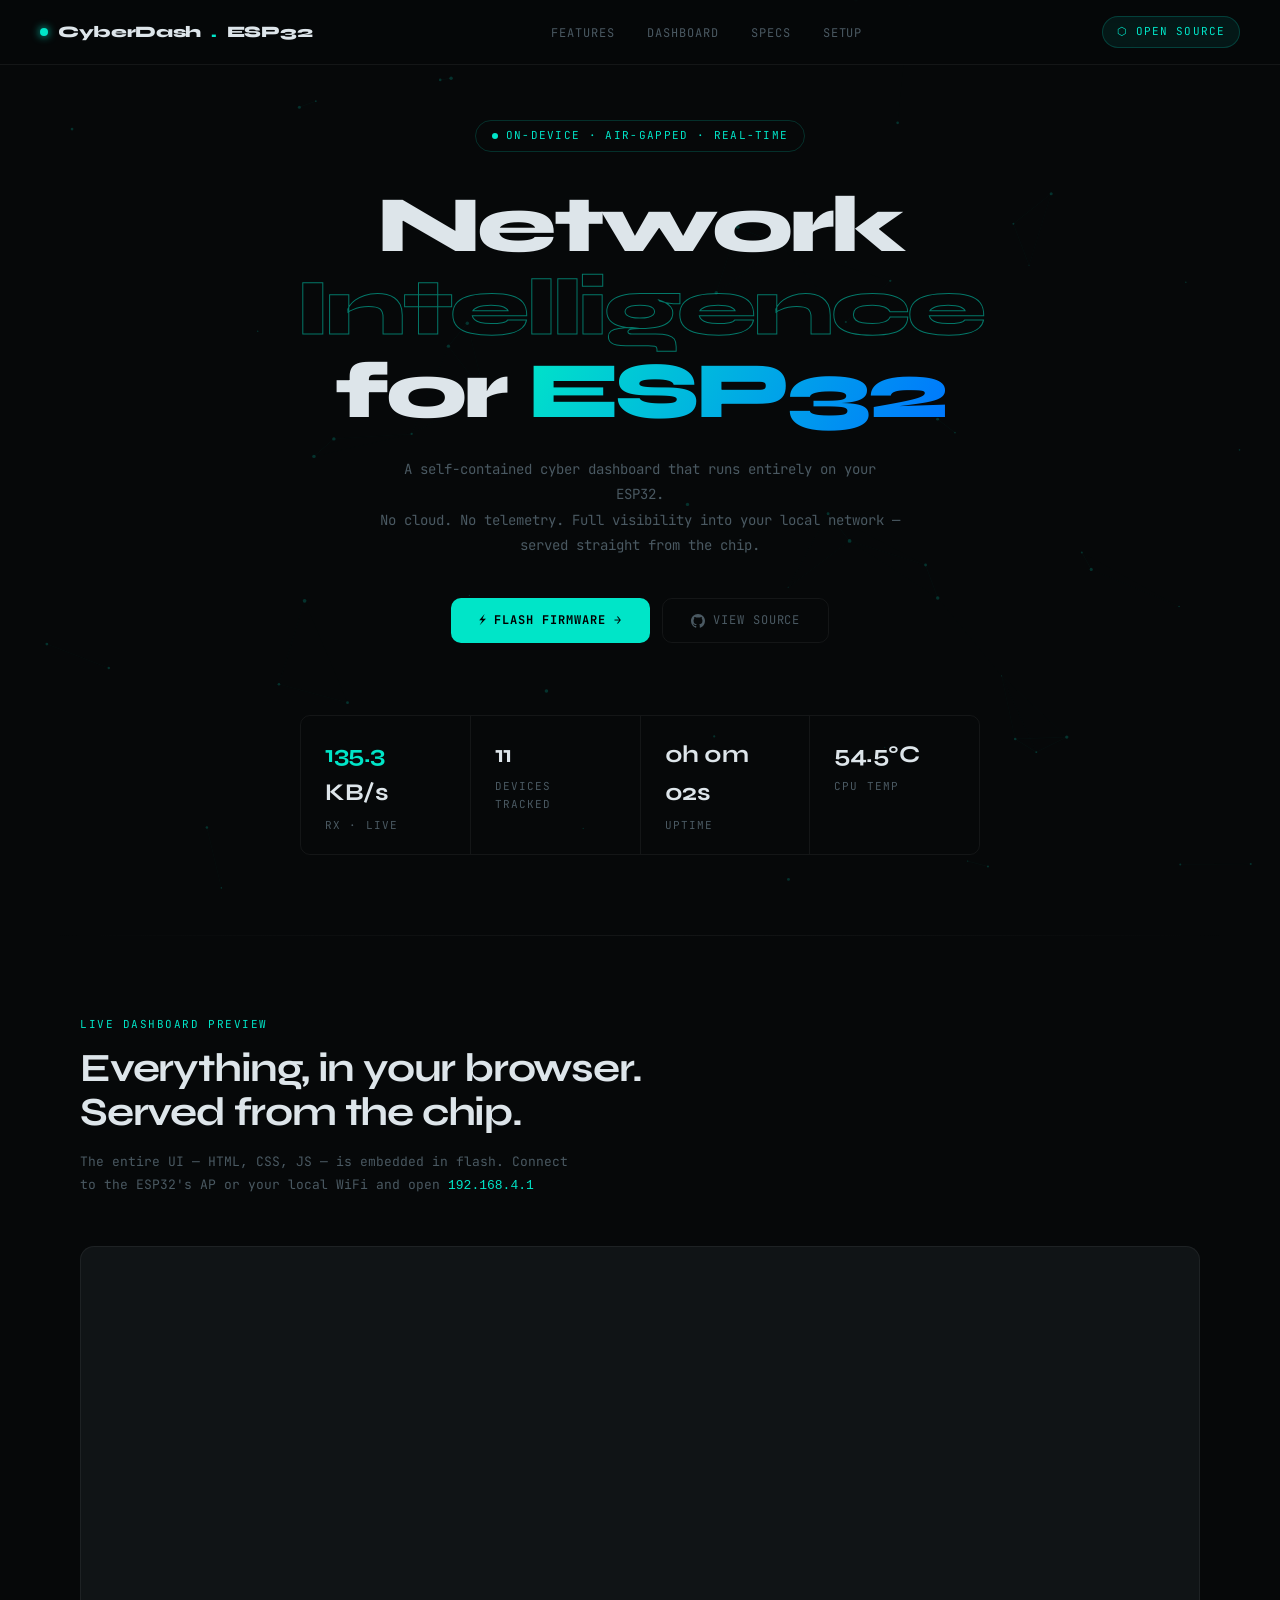
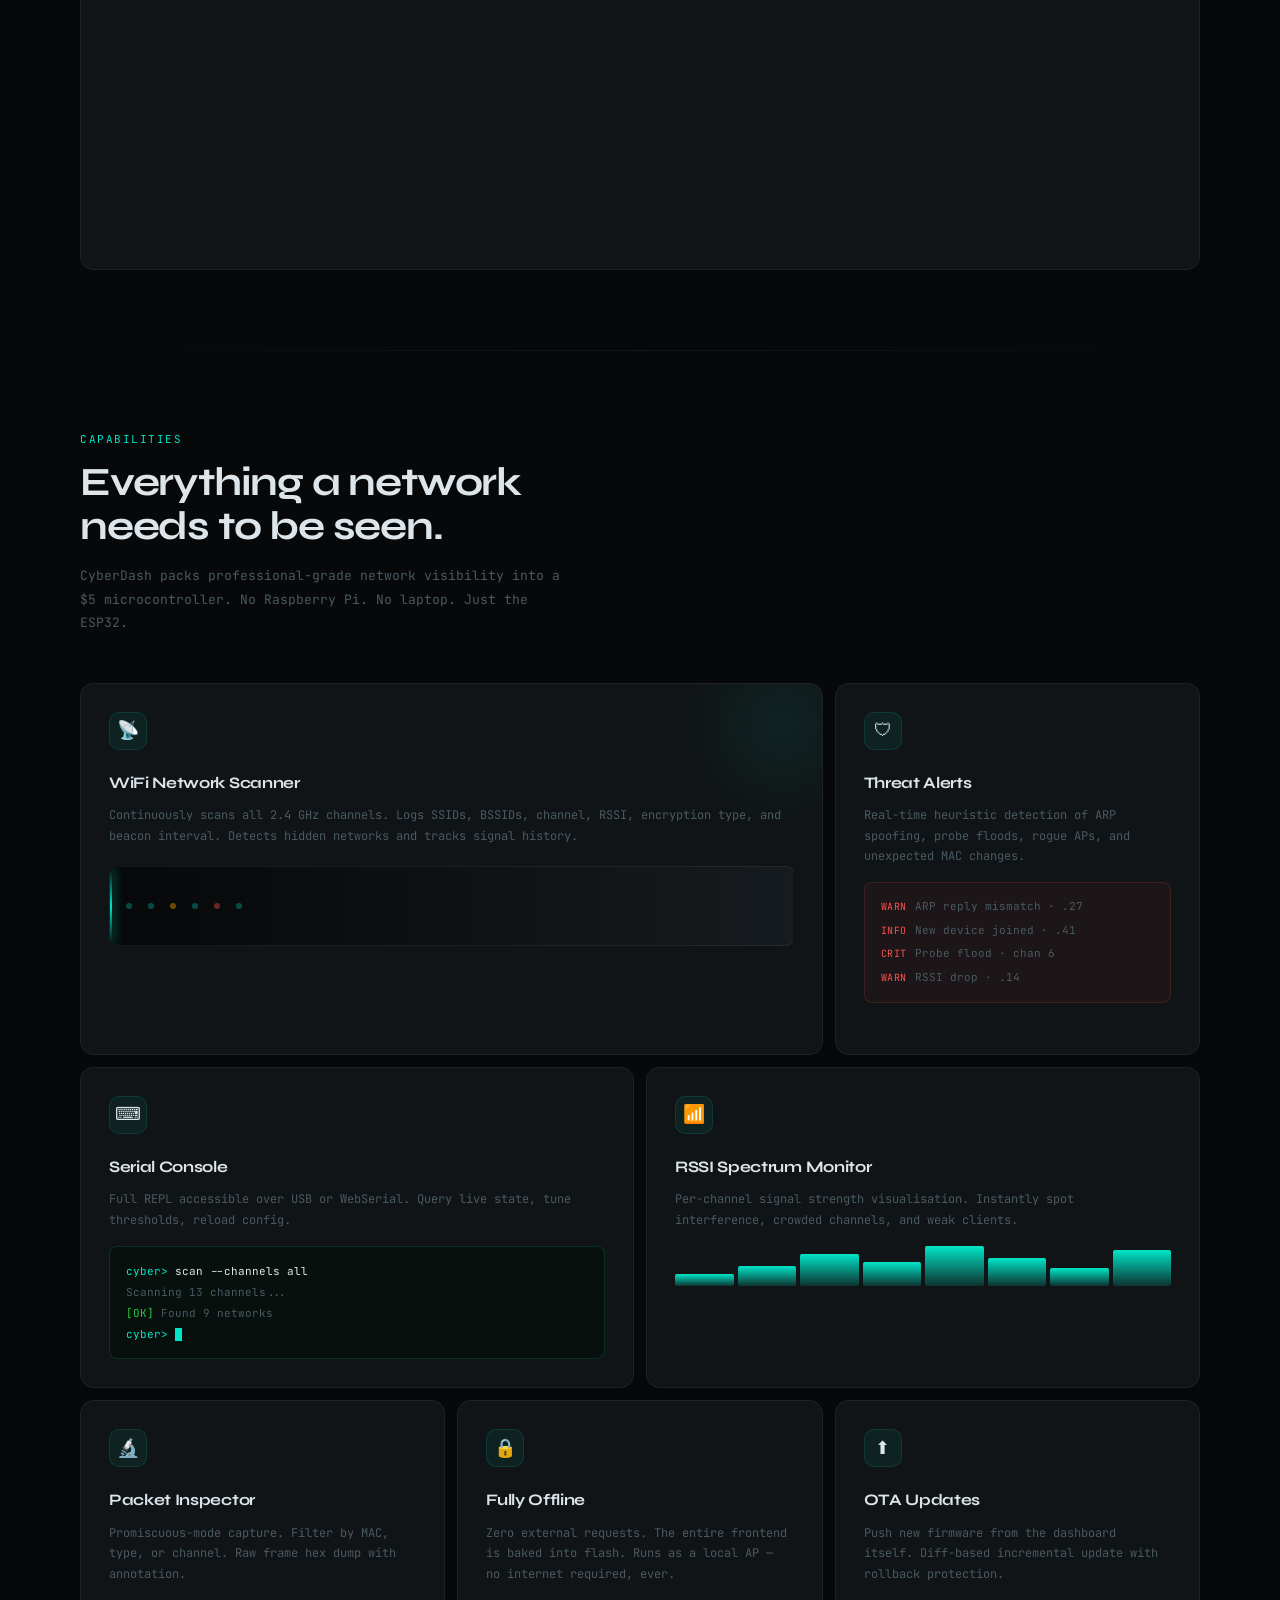
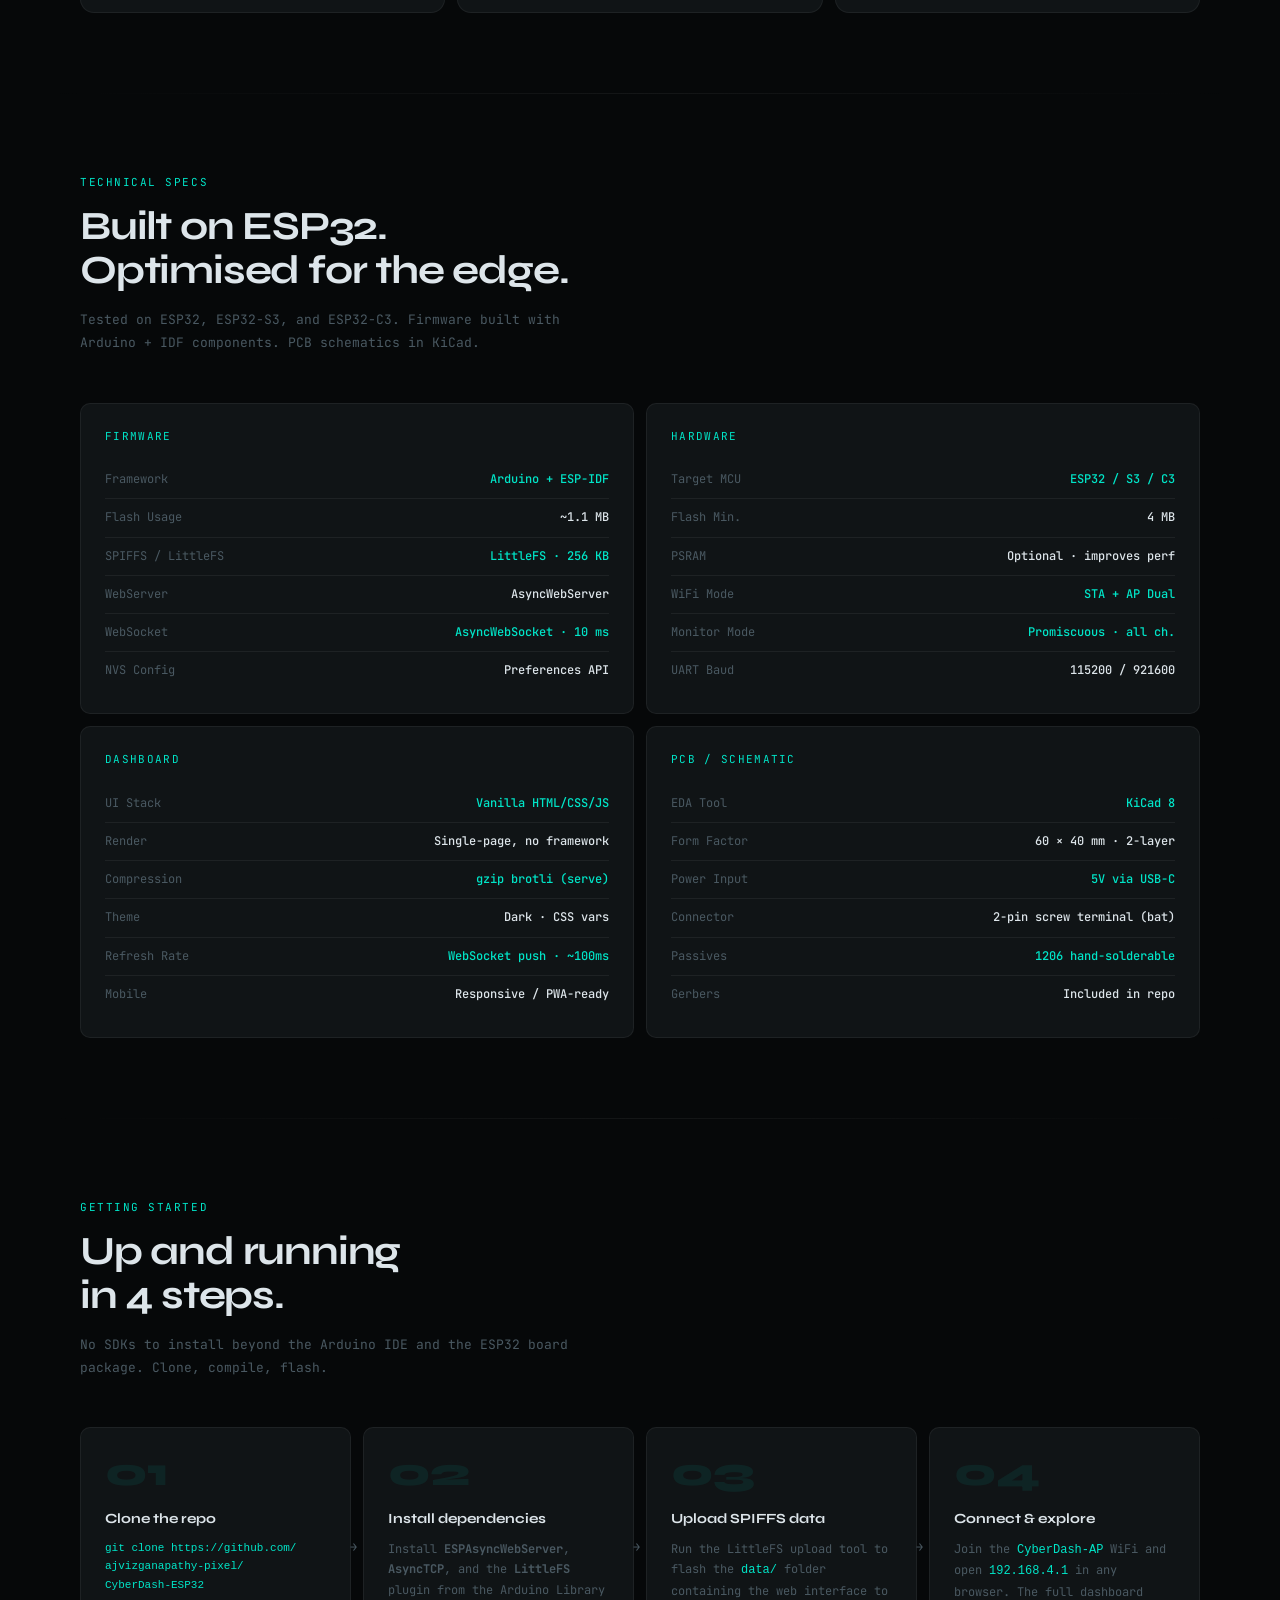
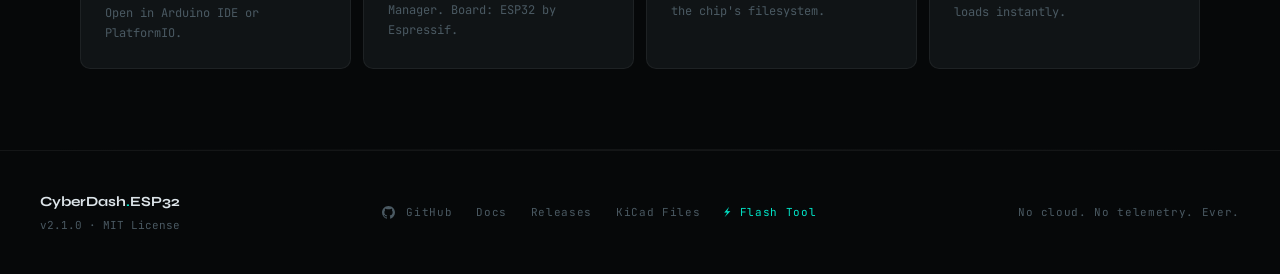
<file: index.html>
<!DOCTYPE html>
<html lang="en">
<head>
  <meta charset="UTF-8" />
  <meta name="viewport" content="width=device-width, initial-scale=1.0" />
  <title>CyberDash · ESP32 Network Intelligence</title>

  <!-- Fonts: JetBrains Mono (code/terminal) + Syne (display) -->
  <link rel="preconnect" href="https://fonts.googleapis.com" />
  <link rel="preconnect" href="https://fonts.gstatic.com" crossorigin />
  <link
    href="https://fonts.googleapis.com/css2?family=JetBrains+Mono:wght@300;400;500;700&family=Syne:wght@400;600;700;800&display=swap"
    rel="stylesheet"
  />

  <style>
    /* ─────────────────────────────────────────
       DESIGN TOKENS  (Graphify Labs reference)
       · Deep void background
       · Cool-toned node graph accent: #00e5c8  (teal-cyan)
       · Warm-alert accent:            #ff5151
       · Surface with subtle borders
       · Mono stack for data, Syne for display
    ───────────────────────────────────────── */
    :root {
      --bg:         #060809;
      --bg2:        #0c0f11;
      --surface:    #101416;
      --surface2:   #161b1f;
      --border:     rgba(255,255,255,.06);
      --border-h:   rgba(0,229,200,.18);
      --text:       #dde5ea;
      --muted:      #4a5962;
      --accent:     #00e5c8;
      --accent2:    #0075ff;
      --danger:     #ff5151;
      --warn:       #ffaa00;
      --r:          10px;
      --font-mono:  'JetBrains Mono', monospace;
      --font-disp:  'Syne', sans-serif;
    }

    *, *::before, *::after { margin: 0; padding: 0; box-sizing: border-box; }

    html { scroll-behavior: smooth; }

    body {
      background: var(--bg);
      color: var(--text);
      font-family: var(--font-mono);
      font-size: 14px;
      line-height: 1.6;
      overflow-x: hidden;
    }

    /* ── SCROLLBAR ───────────────────────── */
    ::-webkit-scrollbar { width: 4px; }
    ::-webkit-scrollbar-track { background: var(--bg); }
    ::-webkit-scrollbar-thumb { background: var(--muted); border-radius: 4px; }

    /* ── SELECTION ───────────────────────── */
    ::selection { background: rgba(0,229,200,.2); }

    /* ════════════════════════════════════════
       NAV
    ════════════════════════════════════════ */
    nav {
      position: fixed; top: 0; left: 0; right: 0; z-index: 100;
      display: flex; align-items: center; justify-content: space-between;
      padding: 16px 40px;
      background: rgba(6,8,9,.85);
      backdrop-filter: blur(16px);
      border-bottom: 1px solid var(--border);
    }

    .nav-logo {
      display: flex; align-items: center; gap: 10px;
      font-family: var(--font-disp); font-weight: 800; font-size: 16px;
      letter-spacing: -.02em; color: var(--text); text-decoration: none;
    }
    .nav-logo-dot {
      width: 8px; height: 8px; border-radius: 50%;
      background: var(--accent);
      box-shadow: 0 0 8px var(--accent);
      animation: blink 2s ease infinite;
    }
    @keyframes blink {
      0%,100% { opacity: 1; } 50% { opacity: .3; }
    }

    .nav-links {
      display: flex; align-items: center; gap: 32px;
      list-style: none;
    }
    .nav-links a {
      color: var(--muted); text-decoration: none; font-size: 12px;
      letter-spacing: .08em; text-transform: uppercase;
      transition: color .2s;
    }
    .nav-links a:hover { color: var(--accent); }

    .nav-badge {
      background: rgba(0,229,200,.08); border: 1px solid rgba(0,229,200,.2);
      color: var(--accent); font-size: 11px; letter-spacing: .1em;
      text-transform: uppercase; padding: 6px 14px; border-radius: 20px;
      cursor: pointer; transition: background .2s;
    }
    .nav-badge:hover { background: rgba(0,229,200,.14); }

    /* ════════════════════════════════════════
       CANVAS — animated graph nodes
    ════════════════════════════════════════ */
    #graph-canvas {
      position: fixed;
      inset: 0;
      pointer-events: none;
      z-index: 0;
      opacity: .35;
    }

    /* ════════════════════════════════════════
       HERO
    ════════════════════════════════════════ */
    .hero {
      position: relative; z-index: 1;
      min-height: 100vh;
      display: flex; flex-direction: column; align-items: center;
      justify-content: center; text-align: center;
      padding: 120px 24px 80px;
    }

    .hero-tag {
      display: inline-flex; align-items: center; gap: 8px;
      border: 1px solid var(--border-h); border-radius: 20px;
      padding: 6px 16px; margin-bottom: 32px;
      font-size: 11px; letter-spacing: .12em; text-transform: uppercase;
      color: var(--accent);
      animation: fadeUp .8s ease both;
    }
    .hero-tag-dot {
      width: 6px; height: 6px; border-radius: 50%;
      background: var(--accent); animation: blink 1.5s ease infinite;
    }

    .hero h1 {
      font-family: var(--font-disp);
      font-size: clamp(38px, 7vw, 80px);
      font-weight: 800; line-height: 1.04;
      letter-spacing: -.04em;
      animation: fadeUp .8s .1s ease both;
    }
    .hero h1 em {
      font-style: normal;
      color: transparent;
      -webkit-text-stroke: 1px rgba(0,229,200,.5);
    }
    .hero h1 .grad {
      font-style: normal;
      background: linear-gradient(120deg, var(--accent), var(--accent2));
      -webkit-background-clip: text;
      background-clip: text;
      -webkit-text-fill-color: transparent;
    }

    .hero-sub {
      max-width: 520px; margin: 24px auto 0;
      font-size: 14px; color: var(--muted); line-height: 1.8;
      animation: fadeUp .8s .2s ease both;
    }

    .hero-actions {
      display: flex; gap: 12px; margin-top: 40px; justify-content: center;
      animation: fadeUp .8s .3s ease both;
    }

    .btn-primary {
      background: var(--accent); color: #000;
      font-family: var(--font-mono); font-size: 12px; font-weight: 700;
      letter-spacing: .08em; text-transform: uppercase;
      padding: 12px 28px; border-radius: var(--r);
      border: none; cursor: pointer;
      transition: opacity .2s, transform .2s;
    }
    .btn-primary:hover { opacity: .85; transform: translateY(-1px); }

    .btn-ghost {
      background: transparent;
      color: var(--muted); border: 1px solid var(--border);
      font-family: var(--font-mono); font-size: 12px;
      letter-spacing: .08em; text-transform: uppercase;
      padding: 12px 28px; border-radius: var(--r);
      cursor: pointer; transition: border-color .2s, color .2s;
    }
    .btn-ghost:hover { border-color: var(--border-h); color: var(--text); }

    /* ─── hero metrics bar ─── */
    .hero-metrics {
      display: flex; gap: 0; margin-top: 72px;
      border: 1px solid var(--border); border-radius: var(--r);
      overflow: hidden; width: 100%; max-width: 680px;
      animation: fadeUp .8s .4s ease both;
    }
    .metric-item {
      flex: 1; padding: 20px 24px;
      border-right: 1px solid var(--border);
      text-align: left;
    }
    .metric-item:last-child { border-right: none; }
    .metric-val {
      font-family: var(--font-disp); font-size: 24px; font-weight: 700;
      color: var(--text); letter-spacing: -.02em;
    }
    .metric-val .accent { color: var(--accent); }
    .metric-label {
      font-size: 11px; letter-spacing: .1em; text-transform: uppercase;
      color: var(--muted); margin-top: 4px;
    }

    /* ════════════════════════════════════════
       SECTION WRAPPER
    ════════════════════════════════════════ */
    section {
      position: relative; z-index: 1;
      max-width: 1200px; margin: 0 auto;
      padding: 80px 40px;
    }

    .section-label {
      font-size: 11px; letter-spacing: .14em; text-transform: uppercase;
      color: var(--accent); margin-bottom: 12px;
    }
    .section-title {
      font-family: var(--font-disp); font-size: clamp(24px, 3.5vw, 40px);
      font-weight: 700; letter-spacing: -.03em; line-height: 1.1;
      margin-bottom: 16px;
    }
    .section-sub {
      font-size: 13px; color: var(--muted); max-width: 500px;
      line-height: 1.8; margin-bottom: 48px;
    }

    /* ════════════════════════════════════════
       DIVIDER
    ════════════════════════════════════════ */
    .divider {
      border: none; height: 1px;
      background: linear-gradient(90deg, transparent, var(--border), transparent);
      margin: 0 40px;
      position: relative; z-index: 1;
    }

    /* ════════════════════════════════════════
       DASHBOARD PREVIEW
    ════════════════════════════════════════ */
    .dash-preview {
      background: var(--surface);
      border: 1px solid var(--border);
      border-radius: 14px;
      overflow: hidden;
      position: relative;
    }

    .dash-topbar {
      display: flex; align-items: center; gap: 8px;
      padding: 12px 20px;
      background: var(--bg2);
      border-bottom: 1px solid var(--border);
    }
    .dash-topbar .dot { width: 10px; height: 10px; border-radius: 50%; }
    .dot-r { background: #ff5e57; }
    .dot-y { background: #ffbd2e; }
    .dot-g { background: #27c93f; }
    .dash-url {
      flex: 1; text-align: center; font-size: 11px; color: var(--muted);
      letter-spacing: .05em;
    }

    .dash-body {
      display: grid; grid-template-columns: 220px 1fr;
      min-height: 400px;
    }

    /* sidebar */
    .dash-sidebar {
      background: var(--bg2); border-right: 1px solid var(--border);
      padding: 20px 16px;
    }
    .dash-nav-item {
      display: flex; align-items: center; gap: 10px;
      padding: 10px 12px; border-radius: 7px;
      font-size: 12px; color: var(--muted); cursor: pointer;
      transition: background .2s, color .2s; margin-bottom: 2px;
    }
    .dash-nav-item.active {
      background: rgba(0,229,200,.08);
      color: var(--accent); border: 1px solid rgba(0,229,200,.12);
    }
    .dash-nav-item:hover:not(.active) { background: var(--surface2); color: var(--text); }
    .dash-nav-icon { font-size: 14px; }

    .sidebar-section-title {
      font-size: 10px; letter-spacing: .12em; text-transform: uppercase;
      color: var(--muted); padding: 12px 12px 6px;
    }

    /* main content */
    .dash-main { padding: 24px; overflow: auto; }

    .dash-grid-top {
      display: grid;
      grid-template-columns: repeat(4, 1fr);
      gap: 12px; margin-bottom: 20px;
    }

    .stat-card {
      background: var(--surface2); border: 1px solid var(--border);
      border-radius: var(--r); padding: 16px;
    }
    .stat-card-label {
      font-size: 10px; letter-spacing: .1em; text-transform: uppercase;
      color: var(--muted); margin-bottom: 8px;
    }
    .stat-card-val {
      font-family: var(--font-disp); font-size: 22px; font-weight: 700;
    }
    .stat-card-val.green { color: #27c93f; }
    .stat-card-val.cyan { color: var(--accent); }
    .stat-card-val.orange { color: var(--warn); }
    .stat-card-val.red { color: var(--danger); }
    .stat-card-delta {
      font-size: 10px; color: var(--muted); margin-top: 4px;
    }
    .stat-card-delta.up { color: #27c93f; }
    .stat-card-delta.dn { color: var(--danger); }

    /* packet graph */
    .packet-graph {
      background: var(--surface2); border: 1px solid var(--border);
      border-radius: var(--r); padding: 16px;
      margin-bottom: 20px;
    }
    .pkt-header {
      display: flex; justify-content: space-between; align-items: center;
      margin-bottom: 16px; font-size: 12px;
    }
    .pkt-title { color: var(--text); font-weight: 500; }
    .pkt-live {
      display: flex; align-items: center; gap: 6px;
      font-size: 10px; letter-spacing: .1em; text-transform: uppercase;
      color: var(--accent);
    }
    .pkt-live-dot {
      width: 6px; height: 6px; border-radius: 50%;
      background: var(--accent); animation: blink 1s ease infinite;
    }
    .sparkline {
      display: flex; align-items: flex-end; gap: 3px; height: 60px;
    }
    .bar {
      flex: 1; border-radius: 3px 3px 0 0;
      background: linear-gradient(180deg, var(--accent), rgba(0,229,200,.2));
      transition: height .5s ease;
    }

    /* device table */
    .device-table {
      background: var(--surface2); border: 1px solid var(--border);
      border-radius: var(--r); overflow: hidden;
    }
    .table-header {
      display: grid; grid-template-columns: 2fr 1.5fr 1fr 1fr;
      padding: 10px 16px;
      background: var(--bg2); border-bottom: 1px solid var(--border);
      font-size: 10px; letter-spacing: .1em; text-transform: uppercase;
      color: var(--muted);
    }
    .table-row {
      display: grid; grid-template-columns: 2fr 1.5fr 1fr 1fr;
      padding: 11px 16px;
      border-bottom: 1px solid var(--border);
      font-size: 12px; align-items: center;
      transition: background .15s;
    }
    .table-row:last-child { border-bottom: none; }
    .table-row:hover { background: rgba(255,255,255,.02); }
    .status-dot {
      display: inline-block; width: 7px; height: 7px; border-radius: 50%;
      margin-right: 6px;
    }
    .online { background: #27c93f; box-shadow: 0 0 5px #27c93f; }
    .offline { background: var(--muted); }
    .suspicious { background: var(--warn); box-shadow: 0 0 5px var(--warn); animation: blink 1s ease infinite; }

    /* ════════════════════════════════════════
       BENTO FEATURE GRID
    ════════════════════════════════════════ */
    .bento {
      display: grid;
      grid-template-columns: repeat(12, 1fr);
      grid-auto-rows: minmax(180px, auto);
      gap: 12px;
    }

    .bcard {
      background: var(--surface);
      border: 1px solid var(--border);
      border-radius: 14px;
      padding: 28px;
      transition: border-color .3s, transform .3s cubic-bezier(.16,1,.3,1);
      overflow: hidden; position: relative;
    }
    .bcard:hover {
      border-color: rgba(0,229,200,.2);
      transform: translateY(-2px);
    }

    .bcard.c4  { grid-column: span 4; }
    .bcard.c6  { grid-column: span 6; }
    .bcard.c8  { grid-column: span 8; }
    .bcard.c12 { grid-column: span 12; }
    .bcard.r2  { grid-row: span 2; }

    .bcard-icon {
      width: 38px; height: 38px; border-radius: 10px;
      display: flex; align-items: center; justify-content: center;
      font-size: 18px; margin-bottom: 20px;
      background: rgba(0,229,200,.07); border: 1px solid rgba(0,229,200,.12);
    }
    .bcard-title {
      font-family: var(--font-disp); font-size: 16px; font-weight: 700;
      letter-spacing: -.02em; margin-bottom: 10px;
    }
    .bcard-desc {
      font-size: 12px; color: var(--muted); line-height: 1.7;
    }

    /* ── visual accents inside cards ── */
    .bcard-bg-glow {
      position: absolute; width: 200px; height: 200px; border-radius: 50%;
      background: radial-gradient(circle, rgba(0,229,200,.07), transparent 70%);
      pointer-events: none;
    }

    /* mini terminal */
    .mini-terminal {
      background: #08100e; border: 1px solid rgba(0,229,200,.15);
      border-radius: 8px; padding: 14px 16px; margin-top: 16px;
      font-size: 11px; line-height: 1.9; overflow: hidden;
    }
    .t-line { display: block; }
    .t-prompt { color: var(--accent); }
    .t-cmd { color: var(--text); }
    .t-out { color: var(--muted); }
    .t-ok { color: #27c93f; }
    .cursor-blink {
      display: inline-block; width: 7px; height: 13px;
      background: var(--accent); vertical-align: middle;
      animation: blink .9s step-start infinite;
    }

    /* scan animation */
    .scan-anim {
      width: 100%; height: 80px; position: relative; margin-top: 20px;
      border: 1px solid var(--border); border-radius: 8px; overflow: hidden;
      background: linear-gradient(90deg, var(--bg), var(--surface2));
    }
    .scan-beam {
      position: absolute; top: 0; bottom: 0; width: 2px;
      background: linear-gradient(180deg, transparent, var(--accent), transparent);
      box-shadow: 0 0 12px var(--accent);
      animation: scanMove 2.5s ease-in-out infinite;
    }
    @keyframes scanMove {
      0%,100% { left: 0%; } 50% { left: calc(100% - 2px); }
    }
    .scan-dots {
      position: absolute; inset: 0; display: flex;
      align-items: center; gap: 16px; padding: 0 16px;
    }
    .scan-dot {
      width: 6px; height: 6px; border-radius: 50%;
      background: rgba(0,229,200,.3);
      animation: appear 2.5s ease infinite;
    }
    .scan-dot:nth-child(2) { animation-delay: .3s; }
    .scan-dot:nth-child(3) { animation-delay: .6s; background: rgba(255,170,0,.4); }
    .scan-dot:nth-child(4) { animation-delay: .9s; }
    .scan-dot:nth-child(5) { animation-delay: 1.2s; background: rgba(255,81,81,.4); }
    .scan-dot:nth-child(6) { animation-delay: 1.5s; }
    @keyframes appear {
      0%,100% { opacity: .2; transform: scale(1); }
      50% { opacity: 1; transform: scale(1.5); }
    }

    /* signal bars */
    .signal-bars {
      display: flex; align-items: flex-end; gap: 4px; height: 40px;
      margin-top: 16px;
    }
    .sig-bar {
      flex: 1; border-radius: 2px;
      background: linear-gradient(180deg, var(--accent), rgba(0,229,200,.15));
      animation: sigPulse 2s ease infinite;
    }
    .sig-bar:nth-child(1) { height: 30%; animation-delay: 0s; }
    .sig-bar:nth-child(2) { height: 50%; animation-delay: .1s; }
    .sig-bar:nth-child(3) { height: 80%; animation-delay: .2s; }
    .sig-bar:nth-child(4) { height: 60%; animation-delay: .3s; }
    .sig-bar:nth-child(5) { height: 100%; animation-delay: .4s; }
    .sig-bar:nth-child(6) { height: 70%; animation-delay: .5s; }
    .sig-bar:nth-child(7) { height: 45%; animation-delay: .6s; }
    .sig-bar:nth-child(8) { height: 90%; animation-delay: .7s; }
    @keyframes sigPulse {
      0%,100% { opacity: 1; } 50% { opacity: .4; }
    }

    /* alert ticker */
    .alert-ticker {
      background: rgba(255,81,81,.05); border: 1px solid rgba(255,81,81,.15);
      border-radius: 8px; padding: 12px 16px; margin-top: 16px;
      font-size: 11px;
    }
    .alert-item {
      display: flex; align-items: center; gap: 8px;
      color: var(--muted); padding: 3px 0;
    }
    .alert-item .flag { color: var(--danger); font-size: 10px; letter-spacing: .06em; }

    /* ════════════════════════════════════════
       SPEC TABLE
    ════════════════════════════════════════ */
    .spec-grid {
      display: grid; grid-template-columns: 1fr 1fr;
      gap: 12px;
    }
    .spec-block {
      background: var(--surface); border: 1px solid var(--border);
      border-radius: var(--r); padding: 24px;
    }
    .spec-block-title {
      font-size: 11px; letter-spacing: .12em; text-transform: uppercase;
      color: var(--accent); margin-bottom: 16px;
    }
    .spec-row {
      display: flex; justify-content: space-between;
      padding: 9px 0; border-bottom: 1px solid var(--border);
      font-size: 12px;
    }
    .spec-row:last-child { border-bottom: none; }
    .spec-key { color: var(--muted); }
    .spec-val { color: var(--text); font-weight: 500; }
    .spec-val.hl { color: var(--accent); }

    /* ════════════════════════════════════════
       SETUP STEPS
    ════════════════════════════════════════ */
    .steps {
      display: grid; grid-template-columns: repeat(4, 1fr); gap: 12px;
    }
    .step {
      background: var(--surface); border: 1px solid var(--border);
      border-radius: var(--r); padding: 24px; position: relative;
    }
    .step-num {
      font-family: var(--font-disp); font-size: 40px; font-weight: 800;
      color: rgba(0,229,200,.08); letter-spacing: -.03em;
      margin-bottom: 16px; line-height: 1;
    }
    .step-title {
      font-family: var(--font-disp); font-size: 14px; font-weight: 700;
      margin-bottom: 8px;
    }
    .step-desc { font-size: 12px; color: var(--muted); line-height: 1.7; }
    .step-connector {
      position: absolute; right: -7px; top: 50%;
      transform: translateY(-50%);
      color: var(--muted); font-size: 12px; z-index: 2;
    }
    .step:last-child .step-connector { display: none; }

    /* ════════════════════════════════════════
       FOOTER
    ════════════════════════════════════════ */
    footer {
      position: relative; z-index: 1;
      border-top: 1px solid var(--border);
      padding: 40px;
      display: flex; align-items: center; justify-content: space-between;
    }
    .footer-left {
      font-family: var(--font-disp); font-size: 14px; font-weight: 700;
      color: var(--text);
    }
    .footer-left span { color: var(--accent); }
    .footer-right { font-size: 11px; color: var(--muted); letter-spacing: .06em; }
    .footer-links { display: flex; gap: 24px; }
    .footer-links a { color: var(--muted); text-decoration: none; font-size: 11px; letter-spacing: .06em; }
    .footer-links a:hover { color: var(--accent); }

    /* ════════════════════════════════════════
       UTILITIES
    ════════════════════════════════════════ */
    @keyframes fadeUp {
      from { opacity: 0; transform: translateY(20px); }
      to   { opacity: 1; transform: translateY(0); }
    }

    .fade-up {
      opacity: 0; transform: translateY(24px);
      transition: opacity .7s ease, transform .7s ease;
    }
    .fade-up.visible { opacity: 1; transform: translateY(0); }

    /* ─── RESPONSIVE ─── */
    @media (max-width: 900px) {
      nav { padding: 14px 20px; }
      .nav-links { display: none; }
      section { padding: 60px 20px; }
      .bento { grid-template-columns: 1fr 1fr; }
      .bcard.c4, .bcard.c6, .bcard.c8, .bcard.c12 { grid-column: span 2; }
      .steps { grid-template-columns: 1fr 1fr; }
      .spec-grid { grid-template-columns: 1fr; }
      .dash-body { grid-template-columns: 1fr; }
      .dash-sidebar { display: none; }
      .dash-grid-top { grid-template-columns: 1fr 1fr; }
      .table-header,
      .table-row { grid-template-columns: 2fr 1fr 1fr; }
      .table-header :nth-child(2),
      .table-row :nth-child(2) { display: none; }
      footer { flex-direction: column; gap: 16px; text-align: center; }
    }
    @media (max-width: 560px) {
      .hero h1 { font-size: 32px; }
      .bento { grid-template-columns: 1fr; }
      .bcard.c4, .bcard.c6, .bcard.c8, .bcard.c12 { grid-column: span 1; }
      .steps { grid-template-columns: 1fr; }
      .dash-grid-top { grid-template-columns: 1fr 1fr; }
    }

    @media (prefers-reduced-motion: reduce) {
      *, *::before, *::after {
        animation-duration: .01ms !important;
        transition-duration: .01ms !important;
      }
    }
  </style>
</head>
<body>

<!-- ─────────── ANIMATED GRAPH BACKGROUND ─────────── -->
<canvas id="graph-canvas"></canvas>

<!-- ─────────── NAV ─────────── -->
<nav>
  <a class="nav-logo" href="#">
    <span class="nav-logo-dot"></span>
    CyberDash<span style="color:var(--accent);">.</span>ESP32
  </a>
  <ul class="nav-links">
    <li><a href="#features">Features</a></li>
    <li><a href="#dashboard">Dashboard</a></li>
    <li><a href="#specs">Specs</a></li>
    <li><a href="#setup">Setup</a></li>
  </ul>
  <div style="display:flex;align-items:center;gap:10px;">
    <span id="gh-stars" style="display:none;align-items:center;gap:5px;font-size:11px;color:var(--muted);">
      <svg width="12" height="12" viewBox="0 0 24 24" fill="var(--warn)"><path d="M12 2l3.09 6.26L22 9.27l-5 4.87 1.18 6.88L12 17.77l-6.18 3.25L7 14.14 2 9.27l6.91-1.01L12 2z"/></svg>
      <span id="gh-stars-count">—</span>
    </span>
    <a href="https://github.com/ajvizganapathy-pixel/CyberDash-ESP32"
       target="_blank" rel="noopener" class="nav-badge" style="text-decoration:none;">
      ⬡ Open Source
    </a>
  </div>
</nav>

<!-- ─────────── HERO ─────────── -->
<div class="hero">
  <div class="hero-tag">
    <span class="hero-tag-dot"></span>
    On-device · Air-gapped · Real-time
  </div>

  <h1>
    Network<br/>
    <em>Intelligence</em><br/>
    for <span class="grad">ESP32</span>
  </h1>

  <p class="hero-sub">
    A self-contained cyber dashboard that runs entirely on your ESP32.<br/>
    No cloud. No telemetry. Full visibility into your local network — served straight from the chip.
  </p>

  <div class="hero-actions">
    <a href="flasher.html" class="btn-primary" style="text-decoration:none;display:inline-flex;align-items:center;gap:8px;">
      ⚡ Flash Firmware →
    </a>
    <a href="https://github.com/ajvizganapathy-pixel/CyberDash-ESP32" target="_blank" rel="noopener"
       class="btn-ghost" style="text-decoration:none;display:inline-flex;align-items:center;gap:8px;">
      <svg width="14" height="14" viewBox="0 0 24 24" fill="currentColor" aria-hidden="true">
        <path d="M12 0C5.374 0 0 5.373 0 12c0 5.302 3.438 9.8 8.207 11.387.599.111.793-.261.793-.577v-2.234c-3.338.726-4.033-1.416-4.033-1.416-.546-1.387-1.333-1.756-1.333-1.756-1.089-.745.083-.729.083-.729 1.205.084 1.839 1.237 1.839 1.237 1.07 1.834 2.807 1.304 3.492.997.107-.775.418-1.305.762-1.604-2.665-.305-5.467-1.334-5.467-5.931 0-1.311.469-2.381 1.236-3.221-.124-.303-.535-1.524.117-3.176 0 0 1.008-.322 3.301 1.23A11.509 11.509 0 0 1 12 5.803c1.02.005 2.047.138 3.006.404 2.291-1.552 3.297-1.23 3.297-1.23.653 1.653.242 2.874.118 3.176.77.84 1.235 1.911 1.235 3.221 0 4.609-2.807 5.624-5.479 5.921.43.372.823 1.102.823 2.222v3.293c0 .319.192.694.801.576C20.566 21.797 24 17.3 24 12c0-6.627-5.373-12-12-12z"/>
      </svg>
      View Source
    </a>
  </div>

  <div class="hero-metrics">
    <div class="metric-item">
      <div class="metric-val"><span class="accent">0</span> KB/s</div>
      <div class="metric-label" id="rx-label">RX · Live</div>
    </div>
    <div class="metric-item">
      <div class="metric-val" id="device-count">—</div>
      <div class="metric-label">Devices Tracked</div>
    </div>
    <div class="metric-item">
      <div class="metric-val" id="uptime">—</div>
      <div class="metric-label">Uptime</div>
    </div>
    <div class="metric-item">
      <div class="metric-val" id="cpu-val">—</div>
      <div class="metric-label">CPU Temp</div>
    </div>
  </div>
</div>

<hr class="divider" />

<!-- ─────────── DASHBOARD PREVIEW ─────────── -->
<section id="dashboard">
  <p class="section-label">Live Dashboard Preview</p>
  <h2 class="section-title fade-up">Everything, in your browser.<br/>Served from the chip.</h2>
  <p class="section-sub fade-up">The entire UI — HTML, CSS, JS — is embedded in flash. Connect to the ESP32's AP or your local WiFi and open <code style="color:var(--accent)">192.168.4.1</code></p>

  <div class="dash-preview fade-up">
    <!-- browser chrome -->
    <div class="dash-topbar">
      <div class="dot dot-r"></div>
      <div class="dot dot-y"></div>
      <div class="dot dot-g"></div>
      <div class="dash-url">🔒 192.168.4.1 — CyberDash v2.1.0</div>
    </div>

    <div class="dash-body">
      <!-- sidebar -->
      <div class="dash-sidebar">
        <div class="sidebar-section-title">Monitor</div>
        <div class="dash-nav-item active"><span class="dash-nav-icon">◈</span> Overview</div>
        <div class="dash-nav-item"><span class="dash-nav-icon">◉</span> Devices</div>
        <div class="dash-nav-item"><span class="dash-nav-icon">◐</span> Packets</div>
        <div class="dash-nav-item"><span class="dash-nav-icon">▦</span> Port Scan</div>

        <div class="sidebar-section-title" style="margin-top:16px;">Network</div>
        <div class="dash-nav-item"><span class="dash-nav-icon">⊕</span> WiFi Scan</div>
        <div class="dash-nav-item"><span class="dash-nav-icon">⊗</span> ARP Table</div>
        <div class="dash-nav-item"><span class="dash-nav-icon">⊘</span> DNS Log</div>

        <div class="sidebar-section-title" style="margin-top:16px;">System</div>
        <div class="dash-nav-item"><span class="dash-nav-icon">⊙</span> Settings</div>
      </div>

      <!-- main -->
      <div class="dash-main">
        <!-- stat cards -->
        <div class="dash-grid-top">
          <div class="stat-card">
            <div class="stat-card-label">Devices Online</div>
            <div class="stat-card-val cyan" id="d-devices">12</div>
            <div class="stat-card-delta up">▲ +2 new in 5m</div>
          </div>
          <div class="stat-card">
            <div class="stat-card-label">Pkts / sec</div>
            <div class="stat-card-val green" id="d-pps">847</div>
            <div class="stat-card-delta up">▲ High traffic</div>
          </div>
          <div class="stat-card">
            <div class="stat-card-label">Alerts</div>
            <div class="stat-card-val orange" id="d-alerts">3</div>
            <div class="stat-card-delta dn">▼ ARP spoofing?</div>
          </div>
          <div class="stat-card">
            <div class="stat-card-label">Heap Free</div>
            <div class="stat-card-val" id="d-heap">187KB</div>
            <div class="stat-card-delta" style="color:var(--muted)">── Stable</div>
          </div>
        </div>

        <!-- sparkline -->
        <div class="packet-graph">
          <div class="pkt-header">
            <span class="pkt-title">Packet Flow · Last 60s</span>
            <span class="pkt-live"><span class="pkt-live-dot"></span>Live capture</span>
          </div>
          <div class="sparkline" id="sparkline">
            <!-- bars generated by JS -->
          </div>
        </div>

        <!-- device table -->
        <div class="device-table">
          <div class="table-header">
            <span>IP / Hostname</span>
            <span>MAC Address</span>
            <span>RSSI</span>
            <span>Status</span>
          </div>
          <div class="table-row">
            <span>192.168.1.1 · Router</span>
            <span style="color:var(--muted)">A8:4F:B5:21:C3:01</span>
            <span style="color:var(--accent)">-42 dBm</span>
            <span><span class="status-dot online"></span>Online</span>
          </div>
          <div class="table-row">
            <span>192.168.1.14 · Laptop-A</span>
            <span style="color:var(--muted)">3C:22:FB:A1:89:4D</span>
            <span style="color:var(--accent)">-61 dBm</span>
            <span><span class="status-dot online"></span>Online</span>
          </div>
          <div class="table-row">
            <span>192.168.1.27 · Unknown</span>
            <span style="color:var(--warn)">B4:XX:XX:XX:XX:XX</span>
            <span style="color:var(--warn)">-78 dBm</span>
            <span><span class="status-dot suspicious"></span>⚠ Probe</span>
          </div>
          <div class="table-row">
            <span>192.168.1.33 · ESP-CAM</span>
            <span style="color:var(--muted)">E8:DB:84:CF:12:A0</span>
            <span style="color:var(--accent)">-55 dBm</span>
            <span><span class="status-dot online"></span>Online</span>
          </div>
          <div class="table-row">
            <span>192.168.1.99 · Offline</span>
            <span style="color:var(--muted)">DC:A6:32:7F:88:B2</span>
            <span style="color:var(--muted)">—</span>
            <span><span class="status-dot offline"></span>Gone</span>
          </div>
        </div>
      </div>
    </div>
  </div>
</section>

<hr class="divider" />

<!-- ─────────── FEATURES BENTO ─────────── -->
<section id="features">
  <p class="section-label">Capabilities</p>
  <h2 class="section-title fade-up">Everything a network<br/>needs to be seen.</h2>
  <p class="section-sub fade-up">CyberDash packs professional-grade network visibility into a $5 microcontroller. No Raspberry Pi. No laptop. Just the ESP32.</p>

  <div class="bento">

    <!-- Card 1: WiFi Scanner (wide) -->
    <div class="bcard c8 r2 fade-up">
      <div class="bcard-bg-glow" style="top:-60px;right:-60px;"></div>
      <div class="bcard-icon">📡</div>
      <div class="bcard-title">WiFi Network Scanner</div>
      <div class="bcard-desc">Continuously scans all 2.4 GHz channels. Logs SSIDs, BSSIDs, channel, RSSI, encryption type, and beacon interval. Detects hidden networks and tracks signal history.</div>
      <div class="scan-anim">
        <div class="scan-beam"></div>
        <div class="scan-dots">
          <div class="scan-dot"></div><div class="scan-dot"></div>
          <div class="scan-dot"></div><div class="scan-dot"></div>
          <div class="scan-dot"></div><div class="scan-dot"></div>
        </div>
      </div>
    </div>

    <!-- Card 2: Alerts (narrow tall) -->
    <div class="bcard c4 r2 fade-up">
      <div class="bcard-icon">🛡</div>
      <div class="bcard-title">Threat Alerts</div>
      <div class="bcard-desc">Real-time heuristic detection of ARP spoofing, probe floods, rogue APs, and unexpected MAC changes.</div>
      <div class="alert-ticker">
        <div class="alert-item"><span class="flag">WARN</span> ARP reply mismatch · .27</div>
        <div class="alert-item"><span class="flag">INFO</span> New device joined · .41</div>
        <div class="alert-item"><span class="flag" style="color:var(--danger)">CRIT</span> Probe flood · chan 6</div>
        <div class="alert-item"><span class="flag">WARN</span> RSSI drop · .14</div>
      </div>
    </div>

    <!-- Card 3: Terminal -->
    <div class="bcard c6 fade-up">
      <div class="bcard-icon">⌨</div>
      <div class="bcard-title">Serial Console</div>
      <div class="bcard-desc">Full REPL accessible over USB or WebSerial. Query live state, tune thresholds, reload config.</div>
      <div class="mini-terminal">
        <span class="t-line"><span class="t-prompt">cyber&gt; </span><span class="t-cmd">scan --channels all</span></span>
        <span class="t-line"><span class="t-out">Scanning 13 channels...</span></span>
        <span class="t-line"><span class="t-ok">[OK]</span><span class="t-out"> Found 9 networks</span></span>
        <span class="t-line"><span class="t-prompt">cyber&gt; </span><span class="cursor-blink"></span></span>
      </div>
    </div>

    <!-- Card 4: RSSI -->
    <div class="bcard c6 fade-up">
      <div class="bcard-icon">📶</div>
      <div class="bcard-title">RSSI Spectrum Monitor</div>
      <div class="bcard-desc">Per-channel signal strength visualisation. Instantly spot interference, crowded channels, and weak clients.</div>
      <div class="signal-bars">
        <div class="sig-bar"></div><div class="sig-bar"></div>
        <div class="sig-bar"></div><div class="sig-bar"></div>
        <div class="sig-bar"></div><div class="sig-bar"></div>
        <div class="sig-bar"></div><div class="sig-bar"></div>
      </div>
    </div>

    <!-- Card 5: Packet sniffer -->
    <div class="bcard c4 fade-up">
      <div class="bcard-icon">🔬</div>
      <div class="bcard-title">Packet Inspector</div>
      <div class="bcard-desc">Promiscuous-mode capture. Filter by MAC, type, or channel. Raw frame hex dump with annotation.</div>
    </div>

    <!-- Card 6: Air-gapped -->
    <div class="bcard c4 fade-up">
      <div class="bcard-icon">🔒</div>
      <div class="bcard-title">Fully Offline</div>
      <div class="bcard-desc">Zero external requests. The entire frontend is baked into flash. Runs as a local AP — no internet required, ever.</div>
    </div>

    <!-- Card 7: OTA -->
    <div class="bcard c4 fade-up">
      <div class="bcard-icon">⬆</div>
      <div class="bcard-title">OTA Updates</div>
      <div class="bcard-desc">Push new firmware from the dashboard itself. Diff-based incremental update with rollback protection.</div>
    </div>

  </div>
</section>

<hr class="divider" />

<!-- ─────────── SPECS ─────────── -->
<section id="specs">
  <p class="section-label">Technical Specs</p>
  <h2 class="section-title fade-up">Built on ESP32.<br/>Optimised for the edge.</h2>
  <p class="section-sub fade-up">Tested on ESP32, ESP32-S3, and ESP32-C3. Firmware built with Arduino + IDF components. PCB schematics in KiCad.</p>

  <div class="spec-grid fade-up">
    <div class="spec-block">
      <div class="spec-block-title">Firmware</div>
      <div class="spec-row"><span class="spec-key">Framework</span><span class="spec-val hl">Arduino + ESP-IDF</span></div>
      <div class="spec-row"><span class="spec-key">Flash Usage</span><span class="spec-val">~1.1 MB</span></div>
      <div class="spec-row"><span class="spec-key">SPIFFS / LittleFS</span><span class="spec-val hl">LittleFS · 256 KB</span></div>
      <div class="spec-row"><span class="spec-key">WebServer</span><span class="spec-val">AsyncWebServer</span></div>
      <div class="spec-row"><span class="spec-key">WebSocket</span><span class="spec-val hl">AsyncWebSocket · 10 ms</span></div>
      <div class="spec-row"><span class="spec-key">NVS Config</span><span class="spec-val">Preferences API</span></div>
    </div>

    <div class="spec-block">
      <div class="spec-block-title">Hardware</div>
      <div class="spec-row"><span class="spec-key">Target MCU</span><span class="spec-val hl">ESP32 / S3 / C3</span></div>
      <div class="spec-row"><span class="spec-key">Flash Min.</span><span class="spec-val">4 MB</span></div>
      <div class="spec-row"><span class="spec-key">PSRAM</span><span class="spec-val">Optional · improves perf</span></div>
      <div class="spec-row"><span class="spec-key">WiFi Mode</span><span class="spec-val hl">STA + AP Dual</span></div>
      <div class="spec-row"><span class="spec-key">Monitor Mode</span><span class="spec-val hl">Promiscuous · all ch.</span></div>
      <div class="spec-row"><span class="spec-key">UART Baud</span><span class="spec-val">115200 / 921600</span></div>
    </div>

    <div class="spec-block">
      <div class="spec-block-title">Dashboard</div>
      <div class="spec-row"><span class="spec-key">UI Stack</span><span class="spec-val hl">Vanilla HTML/CSS/JS</span></div>
      <div class="spec-row"><span class="spec-key">Render</span><span class="spec-val">Single-page, no framework</span></div>
      <div class="spec-row"><span class="spec-key">Compression</span><span class="spec-val hl">gzip brotli (serve)</span></div>
      <div class="spec-row"><span class="spec-key">Theme</span><span class="spec-val">Dark · CSS vars</span></div>
      <div class="spec-row"><span class="spec-key">Refresh Rate</span><span class="spec-val hl">WebSocket push · ~100ms</span></div>
      <div class="spec-row"><span class="spec-key">Mobile</span><span class="spec-val">Responsive / PWA-ready</span></div>
    </div>

    <div class="spec-block">
      <div class="spec-block-title">PCB / Schematic</div>
      <div class="spec-row"><span class="spec-key">EDA Tool</span><span class="spec-val hl">KiCad 8</span></div>
      <div class="spec-row"><span class="spec-key">Form Factor</span><span class="spec-val">60 × 40 mm · 2-layer</span></div>
      <div class="spec-row"><span class="spec-key">Power Input</span><span class="spec-val hl">5V via USB-C</span></div>
      <div class="spec-row"><span class="spec-key">Connector</span><span class="spec-val">2-pin screw terminal (bat)</span></div>
      <div class="spec-row"><span class="spec-key">Passives</span><span class="spec-val hl">1206 hand-solderable</span></div>
      <div class="spec-row"><span class="spec-key">Gerbers</span><span class="spec-val">Included in repo</span></div>
    </div>
  </div>
</section>

<hr class="divider" />

<!-- ─────────── SETUP ─────────── -->
<section id="setup">
  <p class="section-label">Getting Started</p>
  <h2 class="section-title fade-up">Up and running<br/>in 4 steps.</h2>
  <p class="section-sub fade-up">No SDKs to install beyond the Arduino IDE and the ESP32 board package. Clone, compile, flash.</p>

  <div class="steps fade-up">
    <div class="step">
      <div class="step-num">01</div>
      <div class="step-title">Clone the repo</div>
      <div class="step-desc">
        <code style="color:var(--accent);font-size:11px;display:block;margin-bottom:8px;">git clone https://github.com/<br/>ajvizganapathy-pixel/<br/>CyberDash-ESP32</code>
        Open in Arduino IDE or PlatformIO.
      </div>
      <span class="step-connector">→</span>
    </div>
    <div class="step">
      <div class="step-num">02</div>
      <div class="step-title">Install dependencies</div>
      <div class="step-desc">Install <strong>ESPAsyncWebServer</strong>, <strong>AsyncTCP</strong>, and the <strong>LittleFS</strong> plugin from the Arduino Library Manager. Board: ESP32 by Espressif.</div>
      <span class="step-connector">→</span>
    </div>
    <div class="step">
      <div class="step-num">03</div>
      <div class="step-title">Upload SPIFFS data</div>
      <div class="step-desc">Run the LittleFS upload tool to flash the <code style="color:var(--accent)">data/</code> folder containing the web interface to the chip's filesystem.</div>
      <span class="step-connector">→</span>
    </div>
    <div class="step">
      <div class="step-num">04</div>
      <div class="step-title">Connect & explore</div>
      <div class="step-desc">Join the <code style="color:var(--accent)">CyberDash-AP</code> WiFi and open <code style="color:var(--accent)">192.168.4.1</code> in any browser. The full dashboard loads instantly.</div>
    </div>
  </div>
</section>

<hr class="divider" />

<!-- ─────────── FOOTER ─────────── -->
<footer>
  <div class="footer-left">
    CyberDash<span>.</span>ESP32
    <div style="font-size:11px;font-weight:400;color:var(--muted);margin-top:4px;font-family:var(--font-mono)">v2.1.0 · MIT License</div>
  </div>
  <div class="footer-links">
    <a href="https://github.com/ajvizganapathy-pixel/CyberDash-ESP32"
       target="_blank" rel="noopener">
      <svg width="13" height="13" viewBox="0 0 24 24" fill="currentColor" style="vertical-align:middle;margin-right:4px;"><path d="M12 0C5.374 0 0 5.373 0 12c0 5.302 3.438 9.8 8.207 11.387.599.111.793-.261.793-.577v-2.234c-3.338.726-4.033-1.416-4.033-1.416-.546-1.387-1.333-1.756-1.333-1.756-1.089-.745.083-.729.083-.729 1.205.084 1.839 1.237 1.839 1.237 1.07 1.834 2.807 1.304 3.492.997.107-.775.418-1.305.762-1.604-2.665-.305-5.467-1.334-5.467-5.931 0-1.311.469-2.381 1.236-3.221-.124-.303-.535-1.524.117-3.176 0 0 1.008-.322 3.301 1.23A11.509 11.509 0 0 1 12 5.803c1.02.005 2.047.138 3.006.404 2.291-1.552 3.297-1.23 3.297-1.23.653 1.653.242 2.874.118 3.176.77.84 1.235 1.911 1.235 3.221 0 4.609-2.807 5.624-5.479 5.921.43.372.823 1.102.823 2.222v3.293c0 .319.192.694.801.576C20.566 21.797 24 17.3 24 12c0-6.627-5.373-12-12-12z"/></svg>
      GitHub
    </a>
    <a href="https://github.com/ajvizganapathy-pixel/CyberDash-ESP32#readme"
       target="_blank" rel="noopener">Docs</a>
    <a href="https://github.com/ajvizganapathy-pixel/CyberDash-ESP32/releases"
       target="_blank" rel="noopener">Releases</a>
    <a href="https://github.com/ajvizganapathy-pixel/CyberDash-ESP32/tree/main/hardware"
       target="_blank" rel="noopener">KiCad Files</a>
    <a href="flasher.html" style="color:var(--accent);">⚡ Flash Tool</a>
  </div>
  <div class="footer-right">No cloud. No telemetry. Ever.</div>
</footer>

<!-- ═══════════════════════════════════
     SCRIPTS
═══════════════════════════════════ -->
<script>
// ─── 1. Graph canvas background ─────────────────────────────
(function() {
  const canvas = document.getElementById('graph-canvas');
  const ctx = canvas.getContext('2d');
  let W, H, nodes;
  const NODE_COUNT = 60;
  const MAX_DIST   = 140;

  function resize() {
    W = canvas.width  = window.innerWidth;
    H = canvas.height = window.innerHeight;
  }

  function mkNodes() {
    nodes = Array.from({ length: NODE_COUNT }, () => ({
      x: Math.random() * W,
      y: Math.random() * H,
      vx: (Math.random() - .5) * .4,
      vy: (Math.random() - .5) * .4,
      r:  Math.random() * 1.5 + .5,
    }));
  }

  function draw() {
    ctx.clearRect(0, 0, W, H);

    // update positions
    for (const n of nodes) {
      n.x += n.vx; n.y += n.vy;
      if (n.x < 0 || n.x > W) n.vx *= -1;
      if (n.y < 0 || n.y > H) n.vy *= -1;
    }

    // draw edges
    for (let i = 0; i < nodes.length; i++) {
      for (let j = i + 1; j < nodes.length; j++) {
        const dx = nodes[i].x - nodes[j].x;
        const dy = nodes[i].y - nodes[j].y;
        const d  = Math.sqrt(dx * dx + dy * dy);
        if (d < MAX_DIST) {
          const alpha = (1 - d / MAX_DIST) * .18;
          ctx.strokeStyle = `rgba(0,229,200,${alpha})`;
          ctx.lineWidth = .6;
          ctx.beginPath();
          ctx.moveTo(nodes[i].x, nodes[i].y);
          ctx.lineTo(nodes[j].x, nodes[j].y);
          ctx.stroke();
        }
      }
    }

    // draw nodes
    for (const n of nodes) {
      ctx.beginPath();
      ctx.arc(n.x, n.y, n.r, 0, Math.PI * 2);
      ctx.fillStyle = 'rgba(0,229,200,.55)';
      ctx.fill();
    }

    requestAnimationFrame(draw);
  }

  resize(); mkNodes(); draw();
  window.addEventListener('resize', () => { resize(); mkNodes(); });
})();

// ─── 2. Sparkline bars ──────────────────────────────────────
(function() {
  const sl = document.getElementById('sparkline');
  const COUNT = 28;
  const heights = Array.from({ length: COUNT }, () => Math.random() * 100);
  sl.innerHTML = heights.map(h =>
    `<div class="bar" style="height:${h}%"></div>`
  ).join('');

  setInterval(() => {
    heights.shift();
    heights.push(Math.random() * 100);
    const bars = sl.querySelectorAll('.bar');
    bars.forEach((b, i) => { b.style.height = heights[i] + '%'; });
  }, 600);
})();

// ─── 3. Live hero metrics ────────────────────────────────────
(function() {
  let uptimeSec = 0;
  const rxEl   = document.querySelector('.metric-val .accent');
  const devEl  = document.getElementById('device-count');
  const upEl   = document.getElementById('uptime');
  const cpuEl  = document.getElementById('cpu-val');

  // Also update dash cards
  const dDev  = document.getElementById('d-devices');
  const dPps  = document.getElementById('d-pps');
  const dAlert= document.getElementById('d-alerts');
  const dHeap = document.getElementById('d-heap');

  function fmt(sec) {
    const h = Math.floor(sec / 3600);
    const m = Math.floor((sec % 3600) / 60);
    const s = sec % 60;
    return `${h}h ${m}m ${String(s).padStart(2,'0')}s`;
  }

  setInterval(() => {
    uptimeSec++;
    upEl.textContent = fmt(uptimeSec);

    const rx = (Math.random() * 200 + 20).toFixed(1);
    if (rxEl) rxEl.textContent = rx;

    devEl.textContent = String(Math.floor(Math.random() * 4 + 10));
    cpuEl.textContent = (Math.random() * 10 + 48).toFixed(1) + '°C';

    // dash
    if (dDev) dDev.textContent = String(Math.floor(Math.random() * 3 + 11));
    if (dPps) dPps.textContent = String(Math.floor(Math.random() * 400 + 600));
    if (dHeap) dHeap.textContent = Math.floor(Math.random() * 30 + 170) + 'KB';
  }, 1000);
})();

// ─── 4. Scroll reveal ───────────────────────────────────────
(function() {
  const els = document.querySelectorAll('.fade-up');
  const io  = new IntersectionObserver(entries => {
    entries.forEach(e => {
      if (e.isIntersecting) {
        e.target.classList.add('visible');
        io.unobserve(e.target);
      }
    });
  }, { threshold: .08 });
  els.forEach(el => io.observe(el));
})();

// ─── 5. GitHub API — stars + latest release ─────────────────
(function() {
  const REPO = 'ajvizganapathy-pixel/CyberDash-ESP32';

  // Fetch repo stats
  fetch(`https://api.github.com/repos/${REPO}`)
    .then(r => r.json())
    .then(d => {
      if (d.stargazers_count !== undefined) {
        const el = document.getElementById('gh-stars');
        const cnt = document.getElementById('gh-stars-count');
        if (el && cnt) {
          cnt.textContent = d.stargazers_count;
          el.style.display = 'flex';
        }
      }
    })
    .catch(() => {}); // silently fail if API unavailable

  // Fetch latest release — update release links if present
  fetch(`https://api.github.com/repos/${REPO}/releases/latest`)
    .then(r => r.json())
    .then(d => {
      if (d.tag_name) {
        // update footer version tag dynamically
        const vTag = document.querySelector('.footer-left div');
        if (vTag) vTag.textContent = `${d.tag_name} · MIT License`;
      }
    })
    .catch(() => {});
})();
</script>

</body>
</html>
</file>
